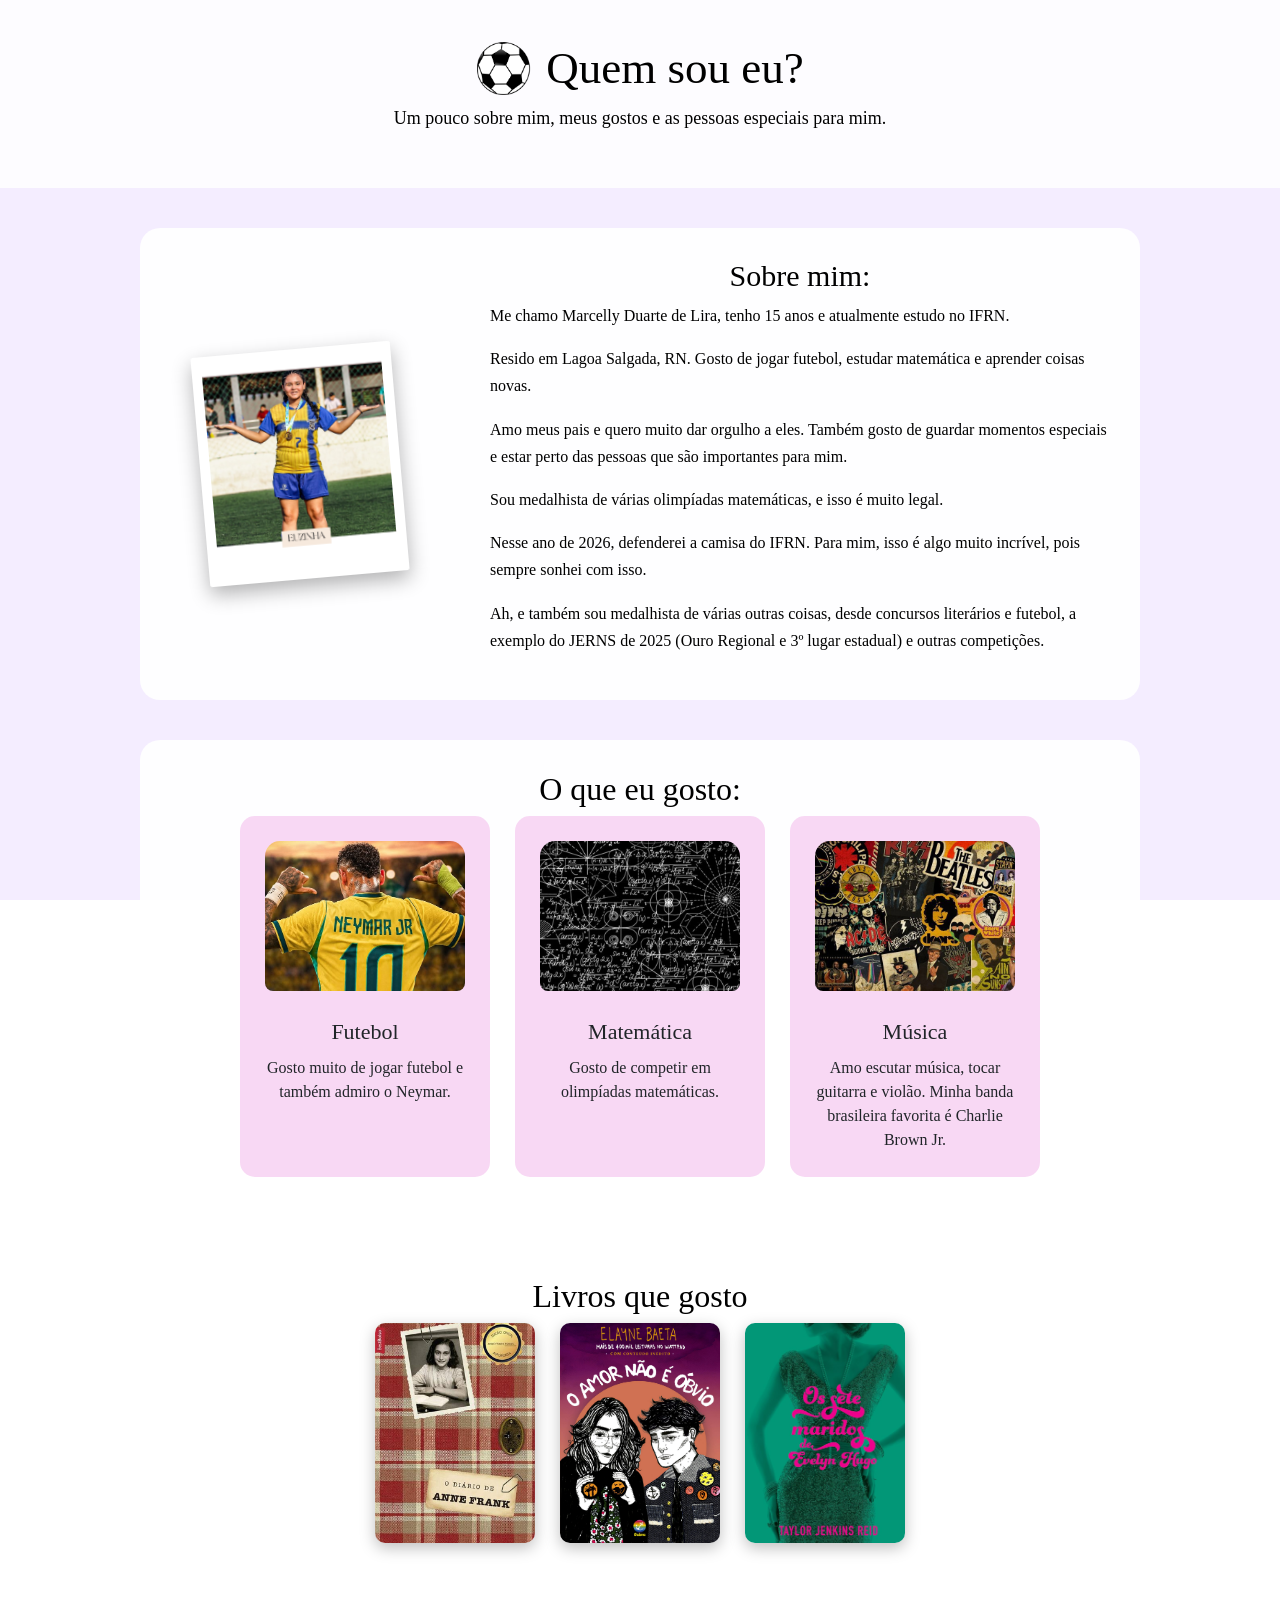
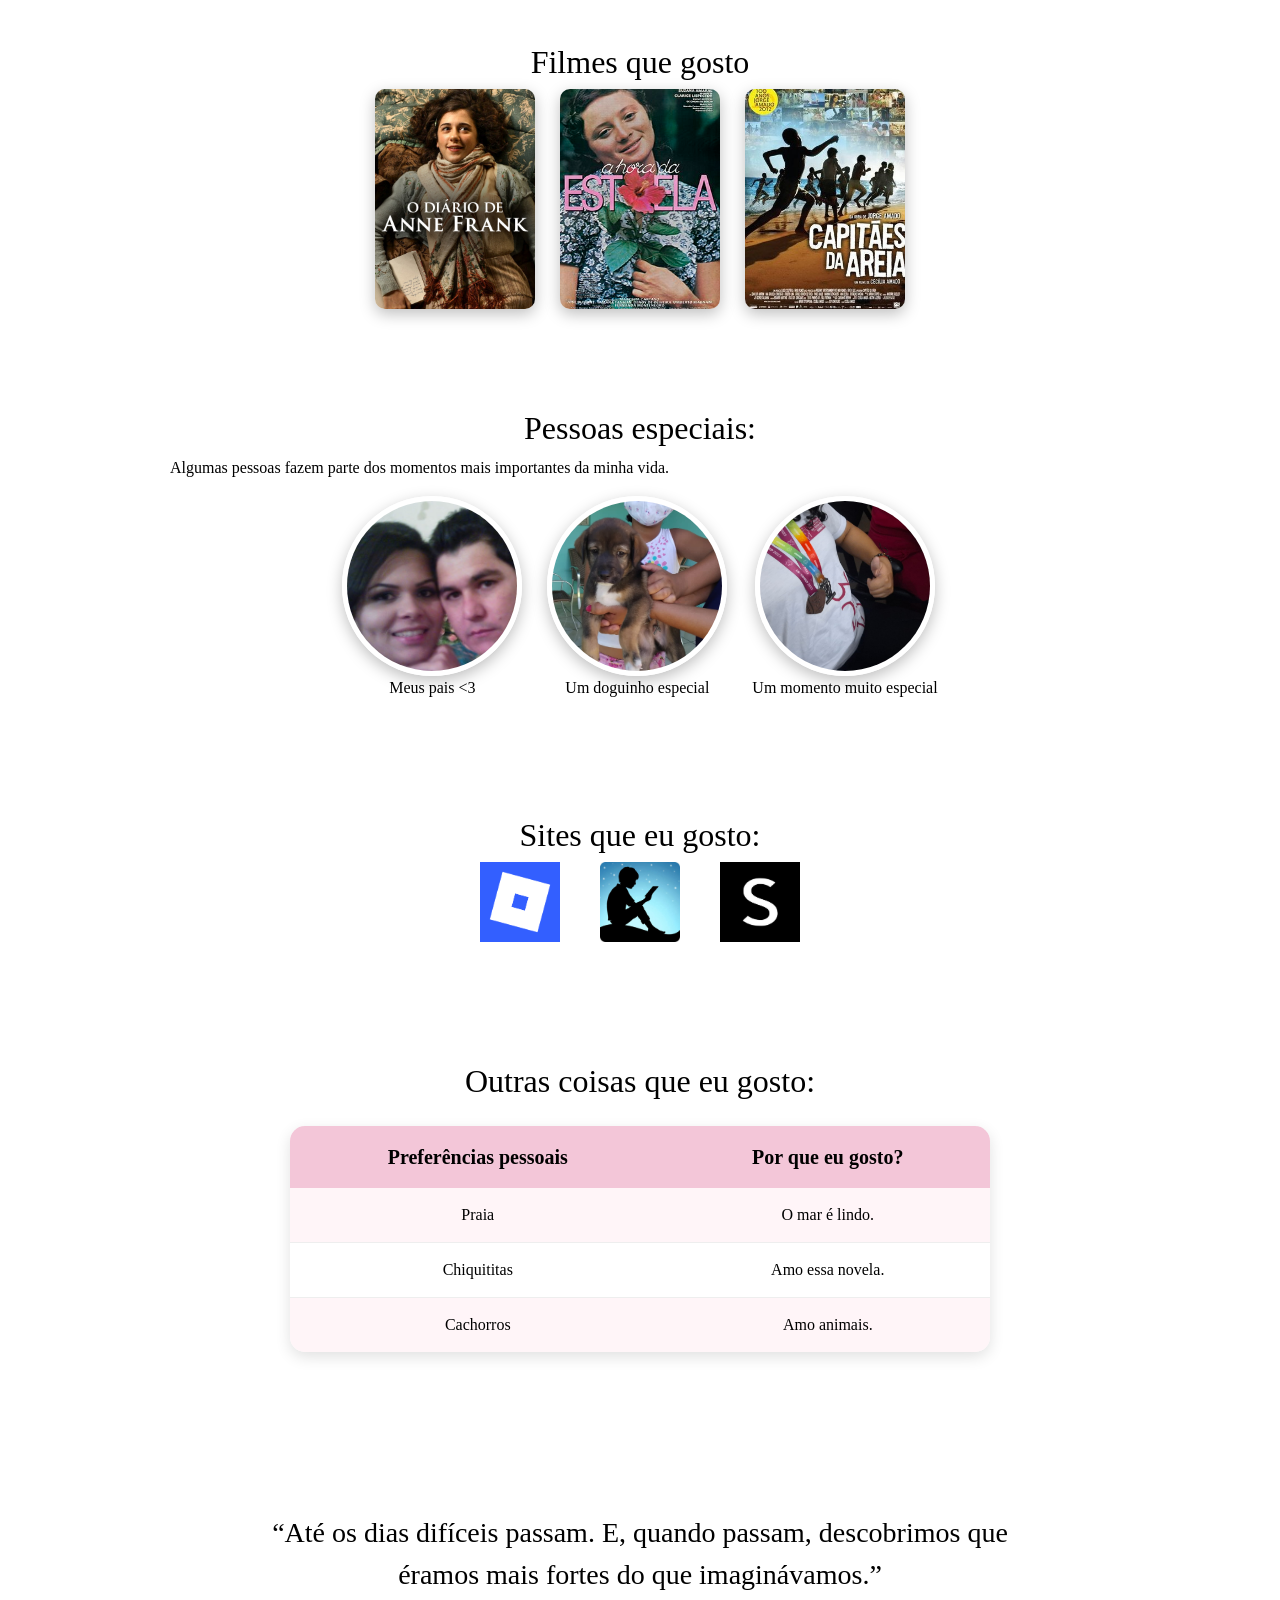
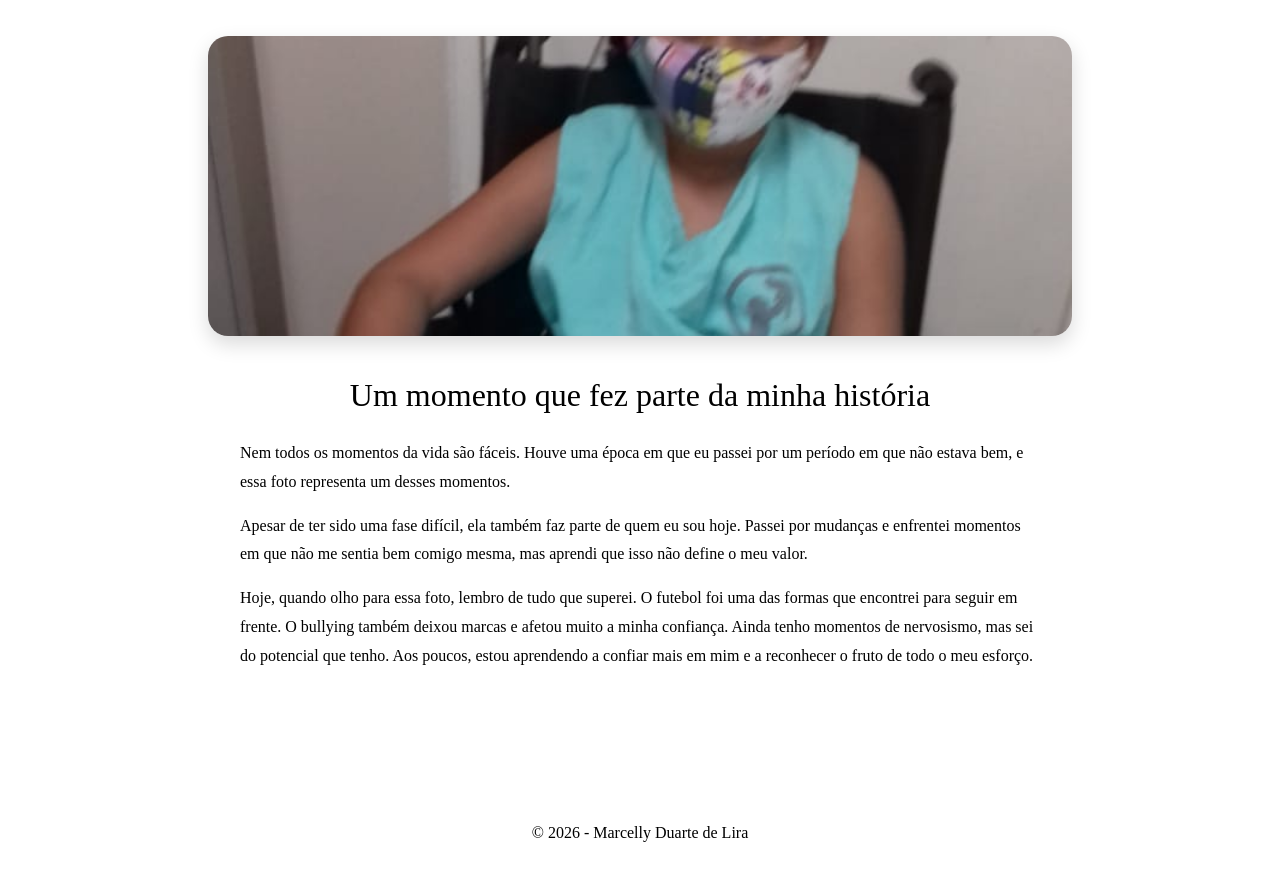
<file: index.html>
<!DOCTYPE html>
<html lang="pt-BR">

<head>
    <meta charset="UTF-8">

    <!-- Adapta a página à largura da tela -->
    <meta name="viewport" content="width=device-width, initial-scale=1.0">

    <title>Marcelly - Quem sou eu?</title>

    <link rel="icon" href="imagens/bola.png" type="image/png">

    <!-- Framework Bootstrap -->
    <link
        href="https://cdn.jsdelivr.net/npm/bootstrap@5.3.3/dist/css/bootstrap.min.css"
        rel="stylesheet">

    <!-- CSS da página -->
    <link rel="stylesheet" href="style.css">
</head>

<body class="bloqueado">

    <!-- Bola -->
    <div class="bola-abertura">
        <img src="imagens/trionda.png" alt="Bola de futebol">
    </div>

    <!-- Cabeçalho -->
    <header>
        <h1 class="titulo-principal">
            <img src="imagens/bola.png" alt="Bola de futebol">
            <span>Quem sou eu?</span>
        </h1>

        <p class="subtitulo">
            Um pouco sobre mim, meus gostos e as pessoas especiais para mim.
        </p>
    </header>

    <!-- Minha apresentação -->
    <section class="apresentacao">

        <div class="area-foto">
            <img
                src="imagens/minhafoto.png"
                alt="Foto de Marcelly"
                class="foto-principal">
        </div>

        <div class="texto">

            <h2>Sobre mim:</h2>

            <p>
                Me chamo Marcelly Duarte de Lira, tenho 15 anos e atualmente
                estudo no IFRN.
            </p>

            <p>
                Resido em Lagoa Salgada, RN. Gosto de jogar futebol,
                estudar matemática e aprender coisas novas.
            </p>

            <p>
                Amo meus pais e quero muito dar orgulho a eles.
                Também gosto de guardar momentos especiais e estar
                perto das pessoas que são importantes para mim.
            </p>

            <p>
                Sou medalhista de várias olimpíadas matemáticas,
                e isso é muito legal.
            </p>

            <p>
                Nesse ano de 2026, defenderei a camisa do IFRN.
                Para mim, isso é algo muito incrível, pois sempre sonhei com isso.
            </p>

            <p>
                Ah, e também sou medalhista de várias outras coisas,
                desde concursos literários e futebol, a exemplo do JERNS de 2025
                (Ouro Regional e 3º lugar estadual) e outras competições.
            </p>

        </div>
    </section>

    <!-- O que eu gosto -->
    <section class="gostos">

        <h2>O que eu gosto:</h2>

        <div class="cards-gostos">

            <!-- Card de futebol -->
            <div class="card card-gosto">

                <img src="imagens/futebol.jpg" alt="Futebol">

                <h3>Futebol</h3>

                <p>
                    Gosto muito de jogar futebol e também admiro o Neymar.
                </p>

            </div>

            <!-- Card de matemática -->
            <div class="card card-gosto">

                <img src="imagens/matematica.jpg" alt="Matemática">

                <h3>Matemática</h3>

                <p>
                    Gosto de competir em olimpíadas matemáticas.
                </p>

            </div>

            <!-- Card de música -->
            <div class="card card-gosto">

                <img src="imagens/musica.jpg" alt="Música">

                <h3>Música</h3>

                <p>
                    Amo escutar música, tocar guitarra e violão.
                    Minha banda brasileira favorita é Charlie Brown Jr.
                </p>

            </div>

        </div>
    </section>

    <!-- Livros -->
    <section class="livros">

        <h2>Livros que gosto</h2>

        <div class="fotos-livros">
            <img src="imagens/livro1.jpg" alt="Livro que eu gosto">
            <img src="imagens/livro2.jpg" alt="Livro que eu gosto">
            <img src="imagens/livro3.jpg" alt="Livro que eu gosto">
        </div>

    </section>

    <!-- Filmes -->
    <section class="filmes">

        <h2>Filmes que gosto</h2>

        <div class="fotos-filmes">
            <img src="imagens/filme1.jpg" alt="Filme que eu gosto">
            <img src="imagens/filme2.jpg" alt="Filme que eu gosto">
            <img src="imagens/filme3.jpg" alt="Filme que eu gosto">
        </div>

    </section>

    <!-- Pessoas especiais -->
    <section class="pessoas">

        <h2>Pessoas especiais:</h2>

        <p>
            Algumas pessoas fazem parte dos momentos mais importantes
            da minha vida.
        </p>

        <div class="fotos-pessoas">

            <div>
                <img src="imagens/pessoa1.jpeg" alt="Meus pais">
                <p>Meus pais &lt;3</p>
            </div>

            <div>
                <img src="imagens/pessoa2.jpeg" alt="Meu cachorro">
                <p>Um doguinho especial</p>
            </div>

            <div>
                <img src="imagens/pessoa3.jpeg" alt="Um momento especial">
                <p>Um momento muito especial</p>
            </div>

        </div>
    </section>

    <!-- Sites que eu gosto -->
    <section class="sites">

        <h2>Sites que eu gosto:</h2>

        <ul>

            <li>
                <a
                    href="https://www.roblox.com/pt"
                    target="_blank"
                    rel="noopener noreferrer">

                    <img src="imagens/roblox.png" alt="Roblox">

                </a>
            </li>

            <li>
                <a
                    href="https://ler.amazon.com.br/landing"
                    target="_blank"
                    rel="noopener noreferrer">

                    <img src="imagens/kindle.jpg" alt="Kindle">

                </a>
            </li>

            <li>
                <a
                    href="https://br.shein.com/"
                    target="_blank"
                    rel="noopener noreferrer">

                    <img src="imagens/shein.jpg" alt="Shein">

                </a>
            </li>

        </ul>
    </section>

    <!-- Tabela de preferências -->
    <section class="tabela">

        <h2>Outras coisas que eu gosto:</h2>

        <table>

            <tr>
                <th>Preferências pessoais</th>
                <th>Por que eu gosto?</th>
            </tr>

            <tr>
                <td>Praia</td>
                <td>O mar é lindo.</td>
            </tr>

            <tr>
                <td>Chiquititas</td>
                <td>Amo essa novela.</td>
            </tr>

            <tr>
                <td>Cachorros</td>
                <td>Amo animais.</td>
            </tr>

        </table>
    </section>

    <!-- Um momento difícil -->
    <section class="momento">

        <blockquote>
            “Até os dias difíceis passam.
            E, quando passam, descobrimos que éramos
            mais fortes do que imaginávamos.”
        </blockquote>

        <!-- Foto da época do COVID -->
        <div class="foto-doenca">
            <img
                src="imagens/Foto 13 - Eu doente.jpeg"
                alt="Um momento difícil da minha vida">
        </div>

        <div class="texto-momento">

            <h2>Um momento que fez parte da minha história</h2>

            <p>
                Nem todos os momentos da vida são fáceis. Houve uma época
                em que eu passei por um período em que não estava bem,
                e essa foto representa um desses momentos.
            </p>

            <p>
                Apesar de ter sido uma fase difícil, ela também faz parte
                de quem eu sou hoje. Passei por mudanças e enfrentei momentos
                em que não me sentia bem comigo mesma, mas aprendi que isso
                não define o meu valor.
            </p>

            <p>
                Hoje, quando olho para essa foto, lembro de tudo que superei.
                O futebol foi uma das formas que encontrei para seguir em frente.
                O bullying também deixou marcas e afetou muito a minha confiança.
                Ainda tenho momentos de nervosismo, mas sei do potencial que tenho.
                Aos poucos, estou aprendendo a confiar mais em mim e a reconhecer
                o fruto de todo o meu esforço.
            </p>

        </div>
    </section>

    <!-- Rodapé -->
    <footer>

        <p>
            © 2026 - Marcelly Duarte de Lira
        </p>

    </footer>

    <!-- Remove o bloqueio após a animação inicial -->
    <script>
        setTimeout(function () {
            document.body.classList.remove("bloqueado");
        }, 3000);
    </script>

</body>
</html>
</file>
<file: style.css>
/* CONFIGURAÇÕES GERAIS */
* {
    box-sizing: border-box;
}

body {
    margin: 0;
    font-family: "Times New Roman", Times, serif;
    background-image: url("imagens/fundo.png");
    background-size: cover;
    background-position: center;
    background-attachment: fixed;
    color: #000000;
}

/* Bloqueia a rolagem durante a animação inicial */
body.bloqueado {
    overflow: hidden;
}

/* CABEÇALHO */
header {
    text-align: center;
    padding: 40px 20px;
    background-color: rgba(255, 255, 255, 0.85);
}

h1 {
    font-size: 45px;
    margin-bottom: 10px;
}

.subtitulo {
    font-size: 18px;
    font-family: "Times New Roman", Times, serif;
}

/* TÍTULOS DAS SEÇÕES */
h2 {
    text-align: center;
    font-family: "Edwardian Script ITC", "Brush Script MT", cursive;
    font-weight: normal;
}

/* TÍTULO PRINCIPAL */
.titulo-principal {
    display: flex;
    justify-content: center;
    align-items: center;
    gap: 15px;
    font-family: "Edwardian Script ITC", "Brush Script MT", cursive;
    font-weight: normal;
}

.titulo-principal img {
    width: 55px;
    height: 55px;
    object-fit: contain;
}

/* SEÇÕES */
section {
    width: 85%;
    max-width: 1000px;
    margin: 40px auto;
    padding: 30px;
    background-color: rgba(255, 255, 255, 0.92);
    border-radius: 20px;
}

/* ANIMAÇÃO DA BOLA */
.bola-abertura {
    position: fixed;
    top: 50%;
    left: -200px;
    width: 180px;
    height: 180px;
    z-index: 1000;
    pointer-events: none;
    transform: translateY(-50%);
    animation: bolaPassando 3s linear forwards;
}

.bola-abertura img {
    width: 100%;
    height: 100%;
    object-fit: contain;
    display: block;
    animation: girarBola 3s linear forwards;
}

@keyframes bolaPassando {
    0% {
        left: -200px;
    }

    100% {
        left: calc(100% + 200px);
    }
}

@keyframes girarBola {
    from {
        transform: rotate(0deg);
    }

    to {
        transform: rotate(1440deg);
    }
}

/* APRESENTAÇÃO PESSOAL */
.apresentacao {
    display: flex;
    align-items: center;
    justify-content: center;
    gap: 60px;
}

.area-foto {
    width: 260px;
    height: 300px;
    display: flex;
    justify-content: center;
    align-items: center;
    flex-shrink: 0;
}

.foto-principal {
    width: 200px;
    height: 230px;
    object-fit: cover;
    border: 10px solid white;
    transform: rotate(-5deg);
    box-shadow: 0 8px 20px rgba(0, 0, 0, 0.3);
    border-radius: 3px;
    opacity: 0;
    animation: aparecerFoto 1s ease-out 2.8s forwards;
}

@keyframes aparecerFoto {
    from {
        opacity: 0;
        transform: rotate(-12deg) scale(0.7);
    }

    to {
        opacity: 1;
        transform: rotate(-5deg) scale(1);
    }
}

.texto {
    flex: 1;
    min-width: 0;
    line-height: 1.7;
    font-family: "Times New Roman", Times, serif;
}

.texto h2 {
    font-size: 30px;
}

td {
    font-family: "Times New Roman", Times, serif;
}

/* CARTÕES DE INTERESSES */
.cards-gostos {
    display: flex;
    justify-content: center;
    align-items: stretch;
    gap: 25px;
    flex-wrap: wrap;
}

.card-gosto {
    width: 250px;
    max-width: 100%;
    padding: 25px;
    text-align: center;
    background-color: rgba(245, 200, 240, 0.7);
    border: none;
    border-radius: 15px;
    transition: transform 0.3s;
}

.card-gosto:hover {
    transform: translateY(-8px);
}

.card-gosto img {
    width: 100%;
    height: 150px;
    object-fit: cover;
    border-radius: 15px 15px 8px 8px;
    display: block;
    margin-bottom: 18px;
}

.card-gosto h3 {
    font-size: 22px;
    margin: 10px 0;
}

.card-gosto p {
    line-height: 1.5;
    margin: 0;
}

/* LIVROS */
.fotos-livros {
    display: flex;
    justify-content: center;
    align-items: center;
    gap: 25px;
    flex-wrap: wrap;
}

.fotos-livros img {
    width: 160px;
    height: 220px;
    max-width: 100%;
    object-fit: cover;
    border-radius: 10px;
    box-shadow: 0 5px 15px rgba(0, 0, 0, 0.25);
    transition: transform 0.3s;
}

.fotos-livros img:hover {
    transform: scale(1.05) rotate(2deg);
}

/* FILMES */
.fotos-filmes {
    display: flex;
    justify-content: center;
    align-items: center;
    gap: 25px;
    flex-wrap: wrap;
}

.fotos-filmes img {
    width: 160px;
    height: 220px;
    max-width: 100%;
    object-fit: cover;
    border-radius: 10px;
    box-shadow: 0 5px 15px rgba(0, 0, 0, 0.25);
    transition: transform 0.3s;
}

.fotos-filmes img:hover {
    transform: scale(1.05) rotate(-2deg);
}

/* PESSOAS ESPECIAIS */
.fotos-pessoas {
    display: flex;
    justify-content: center;
    align-items: center;
    gap: 25px;
    flex-wrap: wrap;
}

.fotos-pessoas div {
    text-align: center;
}

.fotos-pessoas img {
    width: 180px;
    height: 180px;
    max-width: 100%;
    object-fit: cover;
    border-radius: 50%;
    border: 5px solid white;
    box-shadow: 0 5px 15px rgba(0, 0, 0, 0.25);
    transition: transform 0.3s;
}

.fotos-pessoas img:hover {
    transform: scale(1.05) rotate(-2deg);
}

/* SITES FAVORITOS */
.sites ul {
    display: flex;
    justify-content: center;
    align-items: center;
    gap: 40px;
    list-style: none;
    padding: 0;
    margin: 0;
}

.sites img {
    width: 80px;
    height: 80px;
    max-width: 100%;
    object-fit: contain;
    transition: transform 0.3s;
}

.sites img:hover {
    transform: scale(1.15);
}

/* TABELA */
.tabela {
    text-align: center;
    padding: 50px 20px;
}

.tabela h2 {
    margin-bottom: 25px;
}

.tabela table {
    width: 80%;
    max-width: 700px;
    margin: 0 auto;
    border-collapse: separate;
    border-spacing: 0;
    overflow: hidden;
    border-radius: 15px;
    box-shadow: 0 5px 15px rgba(0, 0, 0, 0.12);
    background-color: white;
}

.tabela th {
    padding: 16px;
    background-color: #f3c6d8;
    font-family: "Edwardian Script ITC", "Brush Script MT", cursive;
    font-size: 20px;
}

.tabela td {
    padding: 15px;
    border-bottom: 1px solid #eeeeee;
    font-size: 16px;
}

.tabela tr:nth-child(even) {
    background-color: #fff5f8;
}

.tabela tr:last-child td {
    border-bottom: none;
}

.tabela tr:hover {
    background-color: #ffe8f0;
    transition: 0.3s;
}

/* MOMENTO IMPORTANTE */
.momento {
    padding: 70px 20px;
    text-align: center;
}

.momento blockquote {
    max-width: 800px;
    margin: 0 auto 40px;
    font-family: "Edwardian Script ITC", "Brush Script MT", cursive;
    font-size: 28px;
    line-height: 1.5;
}

/* FOTO DO MOMENTO */
.foto-doenca {
    width: 90%;
    max-width: 1000px;
    height: 300px;
    margin: 0 auto 40px;
    overflow: hidden;
    border-radius: 20px;
    box-shadow: 0 8px 20px rgba(0, 0, 0, 0.15);
}

.foto-doenca img {
    width: 100%;
    height: 100%;
    object-fit: cover;
    object-position: 50% 30%;
}

/* TEXTO DO MOMENTO */
.texto-momento {
    max-width: 800px;
    margin: 0 auto;
    text-align: left;
    font-family: "Times New Roman", Times, serif;
}

.texto-momento h2 {
    text-align: center;
    margin-bottom: 25px;
    font-family: "Edwardian Script ITC", "Brush Script MT", cursive;
}

.texto-momento p {
    line-height: 1.8;
    margin-bottom: 15px;
}

/* RODAPÉ */
footer {
    text-align: center;
    padding: 25px;
    background-color: rgba(255, 255, 255, 0.85);
}

/* TABLETS E TELAS MENORES */
@media (max-width: 768px) {
    header {
        padding: 30px 15px;
    }

    h1 {
        font-size: 35px;
    }

    section {
        width: 92%;
        padding: 24px;
    }

    .apresentacao {
        gap: 30px;
    }

    .area-foto {
        width: 220px;
        flex-shrink: 1;
    }

    .texto {
        overflow-wrap: anywhere;
    }

    .cards-gostos {
        gap: 18px;
    }

    .card-gosto {
        width: 220px;
    }

    .tabela table {
        width: 100%;
    }

    .momento {
        padding: 45px 20px;
    }

    .momento blockquote {
        font-size: 25px;
    }

    .foto-doenca {
        width: 100%;
        height: 250px;
    }
}

/* CELULARES */
@media (max-width: 480px) {
    body {
        background-attachment: scroll;
    }

    header {
        padding: 25px 12px;
    }

    .titulo-principal {
        gap: 8px;
        flex-wrap: wrap;
    }

    .titulo-principal img {
        width: 38px;
        height: 38px;
    }

    h1 {
        font-size: 28px;
    }

    .subtitulo {
        font-size: 16px;
    }

    section {
        width: 94%;
        margin: 22px auto;
        padding: 18px 14px;
        border-radius: 15px;
    }

    .apresentacao {
        flex-direction: column;
        gap: 20px;
    }

    .area-foto {
        width: 100%;
        height: 260px;
    }

    .foto-principal {
        max-width: 100%;
    }

    .texto h2 {
        font-size: 26px;
    }

    .cards-gostos {
        flex-direction: column;
        align-items: center;
    }

    .card-gosto {
        width: 100%;
        max-width: 320px;
    }

    .fotos-livros,
    .fotos-filmes,
    .fotos-pessoas {
        gap: 18px;
    }

    .fotos-livros img,
    .fotos-filmes img {
        width: 125px;
        height: 180px;
    }

    .fotos-pessoas img {
        width: 145px;
        height: 145px;
    }

    .sites ul {
        flex-direction: row;
        flex-wrap: wrap;
        gap: 20px;
    }

    .sites img {
        width: 65px;
        height: 65px;
    }

    .tabela {
        padding: 25px 10px;
    }

    .tabela table {
        width: 100%;
        table-layout: fixed;
        overflow-wrap: anywhere;
    }

    .tabela th,
    .tabela td {
        padding: 10px 6px;
        font-size: 14px;
    }

    .momento {
        padding: 35px 14px;
    }

    .momento blockquote {
        font-size: 23px;
    }

    .foto-doenca {
        height: 200px;
    }

    .texto-momento {
        overflow-wrap: anywhere;
    }

    footer {
        padding: 20px 12px;
    }
}

/* RESPEITA A PREFERÊNCIA POR MENOS ANIMAÇÕES */
@media (prefers-reduced-motion: reduce) {
    .card-gosto,
    .fotos-livros img,
    .fotos-filmes img,
    .fotos-pessoas img,
    .sites img {
        transition: none;
    }
}
</file>
